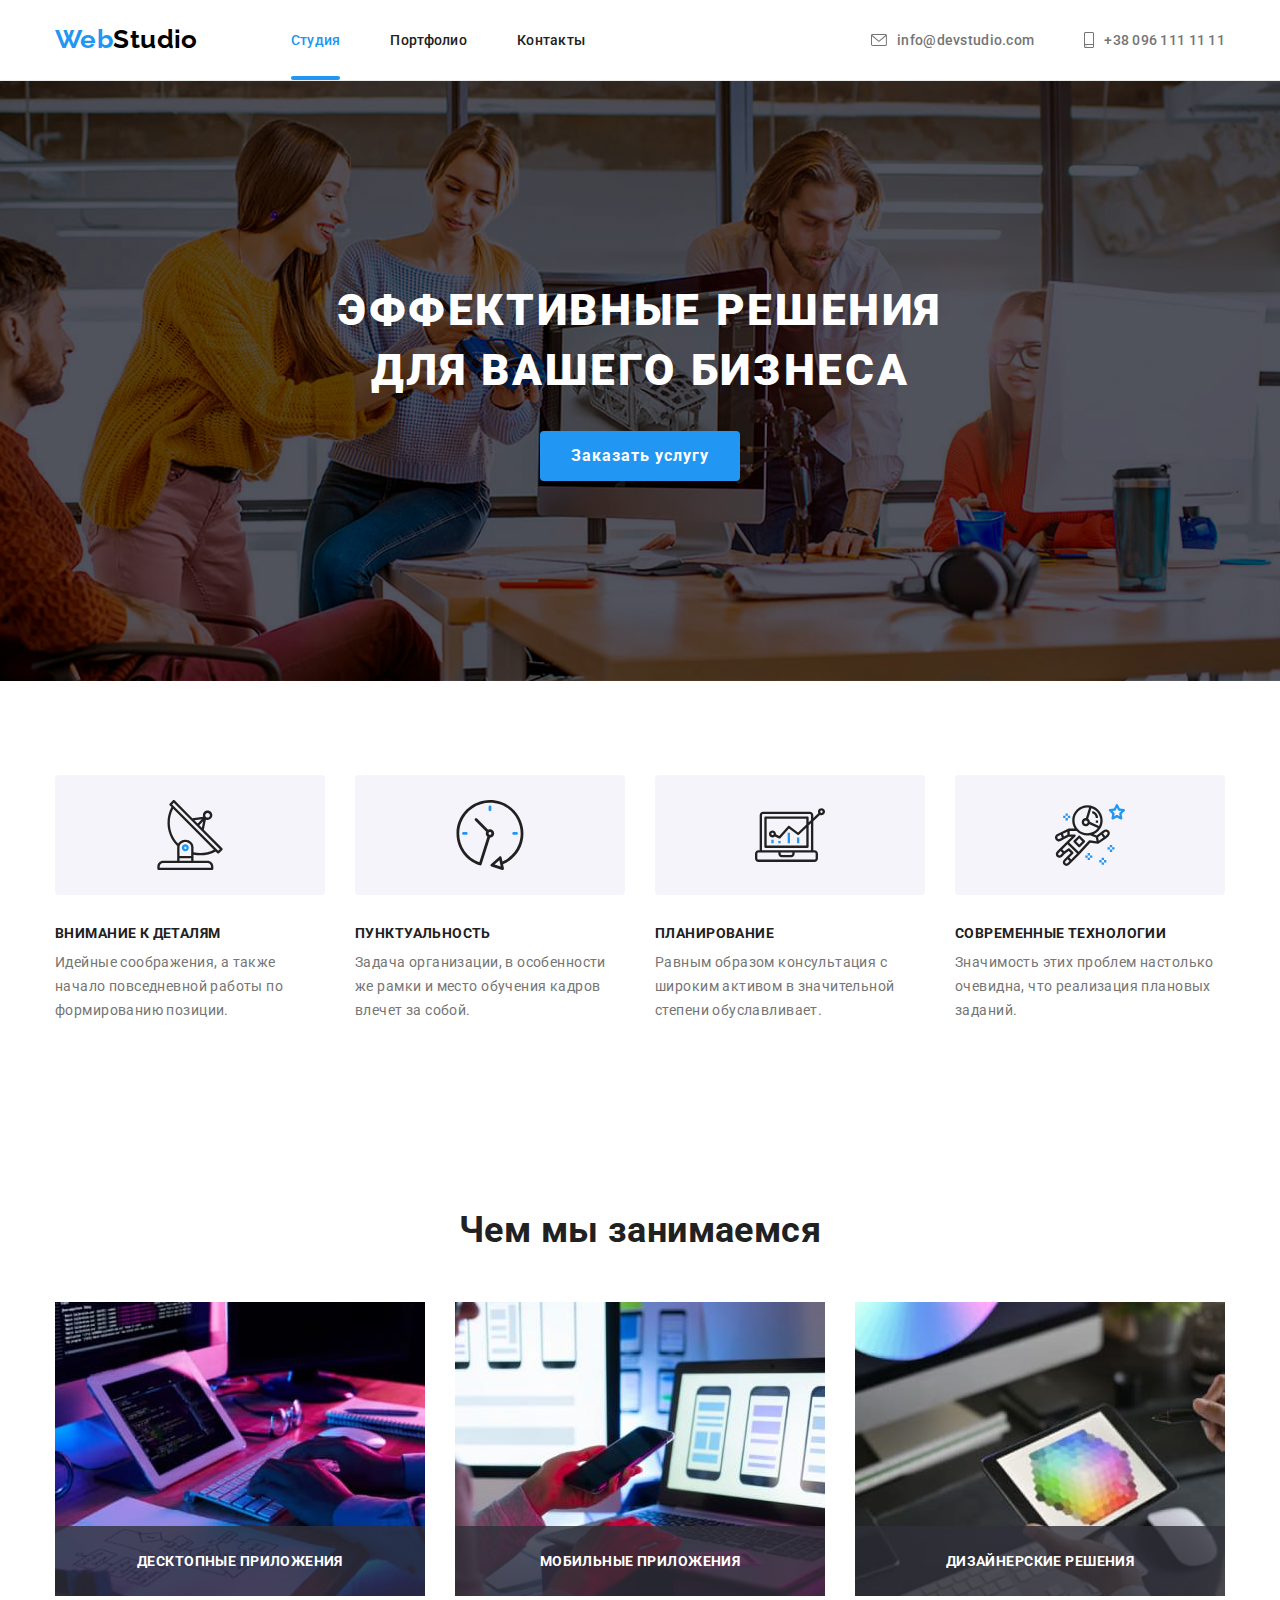
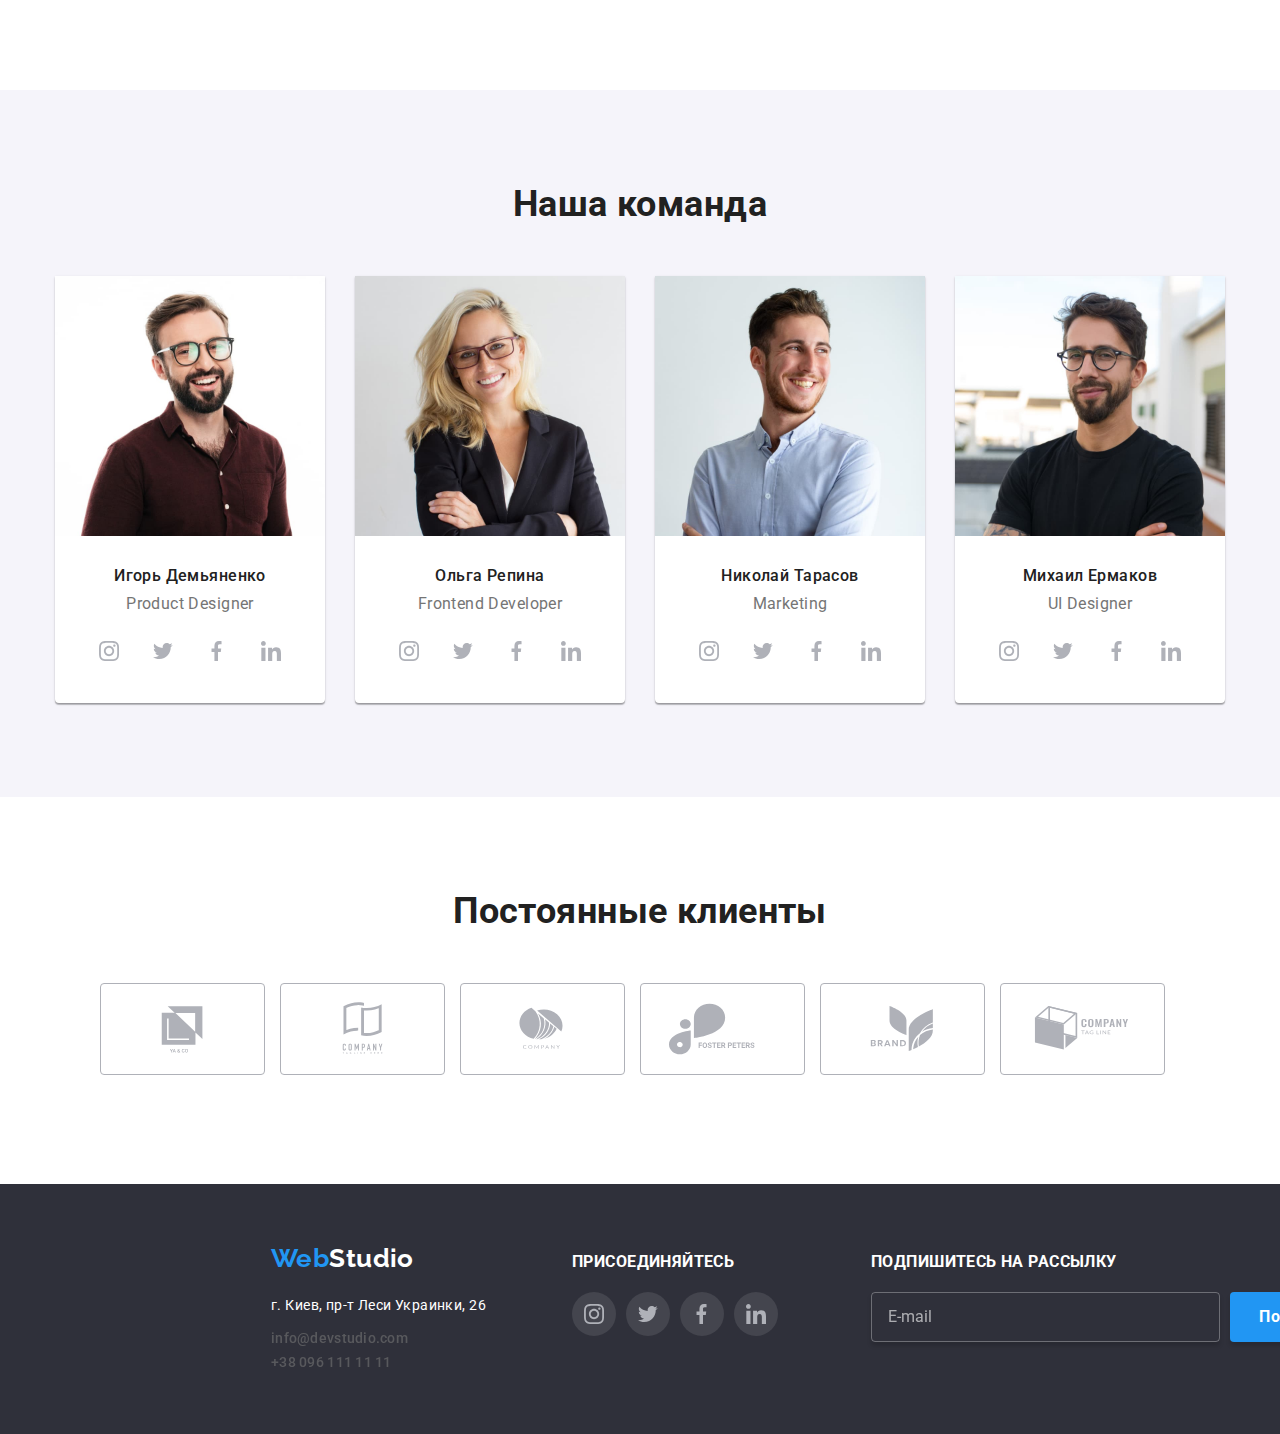
<file: index.html>
<!DOCTYPE html>
<html lang="ru">
<head>
    <meta charset="UTF-8">
    <meta http-equiv="X-UA-Compatible" content="IE=edge">
    <meta name="viewport" content="width=device-width, initial-scale=1.0">
    <title>Web Studio</title>
    <!-- Google Fonts -->
    <link 
    href="https://fonts.googleapis.com/css2?family=Raleway:wght@700&family=Roboto:wght@400;500;700;900&display=swap" 
    rel="stylesheet">
    <!--Modern normalize CSS-->
    <link 
    rel="stylesheet" 
    href="https://cdnjs.cloudflare.com/ajax/libs/modern-normalize/1.1.0/modern-normalize.min.css">
    <!-- My styles CSS -->
    <!-- Сompiled SCSS -->
    <link 
        rel="stylesheet" 
        href="./css/main.min.css">
    <!-- CSS -->
    <link 
    rel="stylesheet" 
    href="styles/style.css">
</head>
<body>

    <header class="header">
        <div class="container container__header">
            <a href="./index.html" class="logo">
                <span class="logo__accent-color">Web</span>Studio
            </a>
            <button 
            type="button" 
            class="mob-menu__btn"
            data-menu-button
            >
                    <svg 
                    class="mob-menu__icon"
                    aria-label="Переключатель мобильного меню">

                    <use 
                    class="icon-open" 
                    href="./images/icons.svg#icon-open-menu" 
                    width="40px" 
                    height="40px"></use>
                    <use 
                    class="icon-close" 
                    href="./images/icons.svg#icon-close-menu" 
                    width="40px" 
                    height="40px"></use>
                    </svg>
                </button>
            <div class="menu-container" data-menu>

                <nav class="navigation">
                    
                    <ul class="navigation-menu">
                        <li class="navigation-menu__item">
                            <a href="#" class="navigation-menu__link navigation-menu__link--active">
                            Студия
                            </a>
                        </li>
                        <li class="navigation-menu__item">
                            <a href="./portfolio.html" class="navigation-menu__link">
                            Портфолио
                            </a>
                        </li>
                        <li class="navigation-menu__item">
                            <a href="#" class="navigation-menu__link">
                            Контакты
                            </a>
                        </li>
                    </ul>
                </nav>

                <ul class="contacts-list contacts-list--reverse">
                    <li class="contacts-list__item ">
                        <a 
                        href="mailto:info@devstudio.com" 
                        class="contacts-link contacts-link--mob-size">
                            
                            <svg 
                            class="contacts-list__icon" 
                            width="16px" 
                            height="12px">
                                <use href="./images/icons.svg#icon-mailto"></use>
                            </svg>

                            info@devstudio.com
                        </a>
                    </li>
                    <li class="contacts-list__item">
                        <a 
                        href="tel:+380961111111" 
                        class="contacts-link contacts-link--mob-accent">
                            
                            <svg 
                            class="contacts-list__icon" 
                            width="10px" 
                            height="16px">
                                <use href="./images/icons.svg#icon-mobile"></use>
                            </svg>
                        
                            +38 096 111 11 11
                        </a>
                    </li>
                </ul>

            </div>
        </div>

    </header>

    <main>
        
        <section class="hero">
            <div class="container container__hero">
                
                <h1 class="hero__title">
                    Эффективные решения для вашего бизнеса
                </h1>
                
                <button type="button" class="btn hero__btn" data-modal-open>
                    Заказать услугу
                </button>
            </div>
            
        </section>
        
        <!-------- Pros section --------->

        <section class="section">
            <div class="container">

                <h2 class="section__title visually-hidden">
                    Приемущества студии
                </h2>

                <ul class="pros-list">
                    <li class="pros-list__item">
                        <div class="pros-list__icon-wrap">
                            <svg class="pros-list__icon">
                                <use href="./images/icons.svg#icon-antenna1"></use>
                            </svg>
                        </div>
                        <h3 class="pros-list__title">
                            Внимание к деталям
                        </h3>
                        <p class="pros-list__text">
                            Идейные соображения, а также начало повседневной работы по формированию позиции.
                        </p>
                    </li>
                    <li class="pros-list__item">
                        <div class="pros-list__icon-wrap">
                            <svg class="pros-list__icon">
                                <use href="./images/icons.svg#icon-clock2"></use>
                            </svg>
                        </div>
                        <h3 class="pros-list__title">
                            Пунктуальность
                        </h3>
                        <p class="pros-list__text">
                            Задача организации, в особенности же рамки и место обучения кадров влечет за собой.
                        </p>
                    </li>
                    <li class="pros-list__item">
                        <div class="pros-list__icon-wrap">
                            <svg class="pros-list__icon">
                                <use href="./images/icons.svg#icon-diagram3"></use>
                            </svg>
                        </div>
                        <h3 class="pros-list__title">
                            Планирование
                        </h3>
                        <p class="pros-list__text">
                            Равным образом консультация с широким активом в значительной степени обуславливает.
                        </p>
                    </li>
                    <li class="pros-list__item">
                        <div class="pros-list__icon-wrap">
                            <svg class="pros-list__icon">
                                <use href="./images/icons.svg#icon-astronaut4"></use>
                            </svg>
                        </div>
                        <h3 class="pros-list__title">
                            Современные технологии
                        </h3>
                        <p class="pros-list__text">
                            Значимость этих проблем настолько очевидна, что реализация плановых заданий.
                        </p>
                    </li>
                </ul>
            </div>
           
        </section>

        <!-------- What are we doing section -------->

      <section class="section section--nopadding-top"> 
            <div class="container">
                <h2 class="section__title">Чем мы занимаемся</h2>
                <ul class="skills">
                    <li class="skills__item">
                        <div class="skills__thumb">
                            <img 
                                src="./images/box1.jpg" 
                                alt="Десктопные приложения" 
                                width="370" 
                                class="skills__img"
                            >
                            <div class="skills__product-title-bg">
                                <h3 class="skills__product-title">Десктопные приложения</h3>
                            </div>
                        </div>
                        
                    </li>
                    <li class="skills__item">
                        <div class="skills__thumb">
                            <img 
                                src="./images/box2.jpg" 
                                alt="Мобильные приложения" 
                                width="370" 
                                class="skills__img"
                            >
                            <div class="skills__product-title-bg">
                                <h3 class="skills__product-title">Мобильные приложения</h3>
                            </div>
                        </div>
                        
                    </li>
                    <li class="skills__item">
                        <div class="skills__thumb">
                            <img 
                                src="./images/box3.jpg" 
                                alt="Дизайнерские решения" 
                                width="370" 
                                class="skills__img"
                            >
                            <div class="skills__product-title-bg">
                                <h3 class="skills__product-title">Дизайнерские решения</h3>
                            </div>
                        </div>
                        
                    </li>
                </ul>

            </div>
               
            
        </section>

        <!-------- Our team section -------->

        <section class="section section--gray-bg">
            <div class="container">
                <h2 class="section__title">Наша команда</h2>
                
                
                <ul class="team">
                    <li class="team__item">
                        <img 
                        src="./images/IgorDemyanenko.jpg" 
                        alt="Фото продуктового дизайнера Игоря Демьяненко" 
                        width="270"
                        >
                        <div class="team__wrap">
                            <h3 class="team__title">
                                Игорь Демьяненко
                            </h3>
                            <p class="team__text">
                                Product Designer
                            </p>
                            <ul class="social social--margin-16px">
                                <li class="social__item">
                                    <a href="#" class="social__link"> 
                                        <svg class="social__icon">
                                            <use href="./images/icons.svg#icon-instagram"></use>
                                        </svg>
                                    </a>
                                </li>
                                <li class="social__item">
                                    <a href="#" class="social__link">
                                        <svg class="social__icon">
                                            <use href="./images/icons.svg#icon-twitter"></use>
                                        </svg>
                                    </a>
                                </li>
                                <li class="social__item">
                                    <a href="#" class="social__link">
                                        <svg class="social__icon">
                                            <use href="./images/icons.svg#icon-facebook"></use>
                                        </svg>
                                    </a>
                                </li>
                                <li class="social__item">
                                    <a href="#" class="social__link">
                                        <svg class="social__icon">
                                            <use href="./images/icons.svg#icon-linkedin"></use>
                                        </svg>
                                    </a>
                                </li>
                            </ul>
                        </div>
                    </li>
                    <li class="team__item">
                        <img src="./images/OlgaRepina.jpg" alt="Фото фронтенд разработчика Ольги Репиной" width="270">
                        <div class="team__wrap">
                            <h3 class="team__title">
                                Ольга Репина
                            </h3>
                            <p class="team__text">
                                Frontend Developer
                            </p>
                            <ul class="social social--margin-16px">
                                <li class="social__item">
                                    <a href="#" class="social__link"> 
                                        <svg class="social__icon">
                                            <use href="./images/icons.svg#icon-instagram"></use>
                                        </svg>
                                    </a>
                                </li>
                                <li class="social__item">
                                    <a href="#" class="social__link">
                                        <svg class="social__icon">
                                            <use href="./images/icons.svg#icon-twitter"></use>
                                        </svg>
                                    </a>
                                </li>
                                <li class="social__item">
                                    <a href="#" class="social__link">
                                        <svg class="social__icon">
                                            <use href="./images/icons.svg#icon-facebook"></use>
                                        </svg>
                                    </a>
                                </li>
                                <li class="social__item">
                                    <a href="#" class="social__link">
                                        <svg class="social__icon">
                                            <use href="./images/icons.svg#icon-linkedin"></use>
                                        </svg>
                                    </a>
                                </li>
                            </ul>

                        </div>
                    </li>
                    <li class="team__item">
                        <img src="./images/NikolaiTarasov.jpg" alt="Фото маркетолога Николая Тарасова" width="270">
                        <div class="team__wrap">
                            <h3 class="team__title">
                                Николай Тарасов
                            </h3>
                            <p class="team__text">
                                Marketing
                            </p>
                            <ul class="social social--margin-16px">
                                <li class="social__item">
                                    <a href="#" class="social__link">
                                        <svg class="social__icon">
                                            <use href="./images/icons.svg#icon-instagram"></use>
                                        </svg>
                                    </a>
                                </li>
                                <li class="social__item">
                                    <a href="#" class="social__link">
                                        <svg class="social__icon">
                                            <use href="./images/icons.svg#icon-twitter"></use>
                                        </svg>
                                    </a>
                                </li>
                                <li class="social__item">
                                    <a href="#" class="social__link">
                                        <svg class="social__icon">
                                            <use href="./images/icons.svg#icon-facebook"></use>
                                        </svg>
                                    </a>
                                </li>
                                <li class="social__item">
                                    <a href="#" class="social__link">
                                        <svg class="social__icon">
                                            <use href="./images/icons.svg#icon-linkedin"></use>
                                        </svg>
                                    </a>
                                </li>
                            </ul>
                        </div>
                    </li>
                    <li class="team__item">
                        <img src="./images/MikhailErmak.jpg" alt="Фото дизайнера пользовательских интерфейсов Михаила Ермакова"
                            width="270">
                        <div class="team__wrap">
                            <h3 class="team__title">
                                Михаил Ермаков
                            </h3>
                            <p class="team__text">
                                UI Designer
                            </p>
                            <ul class="social social--margin-16px">
                                <li class="social__item">
                                    <a href="#" class="social__link">
                                        <svg class="social__icon">
                                            <use href="./images/icons.svg#icon-instagram"></use>
                                        </svg>
                                    </a>
                                </li>
                                <li class="social__item">
                                    <a href="#" class="social__link">
                                        <svg class="social__icon">
                                            <use href="./images/icons.svg#icon-twitter"></use>
                                        </svg>
                                    </a>
                                </li>
                                <li class="social__item">
                                    <a href="#" class="social__link">
                                        <svg class="social__icon">
                                            <use href="./images/icons.svg#icon-facebook"></use>
                                        </svg>
                                    </a>
                                </li>
                                <li class="social__item">
                                    <a href="#" class="social__link">
                                        <svg class="social__icon">
                                            <use href="./images/icons.svg#icon-linkedin"></use>
                                        </svg>
                                    </a>
                                </li>
                            </ul>
                        </div>  
                    </li>
                </ul>

            </div>
            
        </section>

        <!-------- Customers section --------->

        <section class="section">
            <div class="container">
                <h2 class="section__title">Постоянные клиенты</h2>
                <ul class="customers">
                    <li class="customers__item">
                        <a href="#" class="customers__link">
                                <svg class="customers__icon" width="106" height="60">
                                    <use href="./images/icons.svg#icon-client-1"></use>
                                </svg>
                        </a>
                    </li>
                    <li class="customers__item">
                        <a href="#" class="customers__link">
                                <svg class="customers__icon"  width="106" height="60">
                                    <use href="./images/icons.svg#icon-client-2"></use>
                                </svg>
                        </a>
                    </li>
                    <li class="customers__item">
                        <a href="#" class="customers__link">
                                <svg class="customers__icon"  width="106" height="60">
                                    <use href="./images/icons.svg#icon-client-3"></use>
                                </svg>
                        </a>
                    </li>
                    <li class="customers__item">
                        <a href="#" class="customers__link">
                                <svg class="customers__icon"  width="106" height="60">
                                    <use href="./images/icons.svg#icon-client-4"></use>
                                </svg>
                        </a>
                    </li>
                    <li class="customers__item">
                        <a href="#" class="customers__link">
                                <svg class="customers__icon"  width="106" height="60">
                                    <use href="./images/icons.svg#icon-client-5"></use>
                                </svg>
                        </a>
                    </li>
                    <li class="customers__item">
                        <a href="#" class="customers__link">
                                <svg class="customers__icon"  width="106" height="60">
                                    <use href="./images/icons.svg#icon-client-6"></use>
                                </svg>
                        </a>
                    </li>
                </ul>

            </div>

        </section>

        <!-------- Modal -------->
 
        <div class="backdrop is-hidden" data-modal>
            <div class="modal">
                <button type="button" class="modal__close-btn" data-modal-close>
                    <svg class="modal__icon-close" width="11" height="11">
                        <use href="./images/icons.svg#icon-close"></use>
                    </svg>
                </button>
                <h2 class="modal__title">Оставьте свои данные, мы вам перезвоним</h2>
                <form class="modal-form">
                   <div class="modal-form__field">
                        <label for="user-name" class="modal-form__label"> Имя</label>
                        <div class="modal-form__wrap">
                            <input 
                                type="name" 
                                class="modal-form__input" 
                                name="user-name" 
                                id="user-name"
                            >
                            <svg class="modal-form__input-icon" width="18px" height="18px">
                                <use href="./images/icons.svg#icon-person-black"></use>
                            </svg>
                        </div>
                        
                    </div>
                    <div class="modal-form__field">
                        <label for="tel" class="modal-form__label">Телефон</label>
                            <div class="modal-form__wrap">
                            <input 
                            type="tel" 
                            class="modal-form__input" 
                            name="mobile-tel"  
                            id="tel"
                            >
                            <svg class="modal-form__input-icon" width="18" height="18">
                                <use href="./images/icons.svg#icon-phone-black"></use>
                            </svg>
                            </div>
                    </div>
                    <div class="modal-form__field">
                        <label for="email" class="modal-form__label">Почта</label>
                        <div class="modal-form__wrap">
                            <input 
                            type="email" 
                            class="modal-form__input" 
                            name="email" 
                            id="email">
                            <svg class="modal-form__input-icon" width="18" height="18">
                                <use href="./images/icons.svg#icon-email-black"></use>
                            </svg>
                        </div>
                    </div>
                        <div class="modal-form__field">
                        <label for="feedback" class="modal-form__label">Комментарий</label>
                        <textarea 
                        type="text" 
                        class="modal-form__input modal-form__textarea" 
                        name="feedback" 
                        placeholder="Введите текст" 
                        id="feedback"
                        rows="5" 
                        ></textarea>
                    </div>
                        
                    <div class="modal-form__field">
                        <label class="modal-form__label--check-text">
                        <input 
                        type="checkbox"
                        class="modal-form__input-check visually-hidden"
                        name="policy"
                        value="policy"
                        id="input-check"
                        >
                        <span class="modal-form__icon-check-wrap">
                            <svg width="15px" height="15px" class="icon-check">
                                <use href="./images/icons.svg#icon-check" ></use>
                            </svg>
                        </span>
                        Соглашаюсь с рассылкой и принимаю 
                        <a href="#" class="modal-form__confirmation-link">Условия договора</a>
                        </label>
                    </div>
                        
                        <button type="submit" class="btn modal-form__btn-submit">Отправить</button>
                </form>
            </div>
        </div>
        
    </main>

    <!-------- Footer section -------->

    <footer class="footer">
        <div class="container container__footer">
            <div class="footer-address__wrap">

                <a href="./index.html" class="logo logo--footer-white">
                    <span class="logo__accent-color">Web</span>Studio
                </a>
                
                <address class="address">
                    г. Киев, пр-т Леси Украинки, 26
                
                   
                    <ul class="contacts-list contacts-list--footer">
                        <li class="contacts-list__item">
                            <a href="mailto:info@devstudio.com" class="contacts-link">
                                info@devstudio.com
                            </a>
                        </li>
                        <li class="contacts-list__item">
                            <a href="tel:+380961111111" class="contacts-link ">
                                +38 096 111 11 11
                            </a>
                        </li>
                    </ul>
                </address>
            </div>
            <div class="footer-social__wrap">
                <h3 class="footer-title">Присоединяйтесь</h3>
                <ul class="social social--margin-20px">
                    <li class="social__item social__item--darck">
                            <a href="#" class="social__link">
                                <svg class="social__icon">
                                    <use href="./images/icons.svg#icon-instagram"></use>
                                </svg>
                            </a>
                    </li>
                    <li class="social__item social__item--darck">
                            <a href="#" class="social__link">
                                <svg class="social__icon">
                                    <use href="./images/icons.svg#icon-twitter"></use>
                                </svg>
                            </a>
                    </li>
                    <li class="social__item social__item--darck">
                            <a href="#" class="social__link">
                                <svg class="social__icon">
                                    <use href="./images/icons.svg#icon-facebook"></use>
                                </svg>
                            </a>
                    </li>
                    <li class="social__item social__item--darck">
                            <a href="#" class="social__link">
                                <svg class="social__icon">
                                    <use href="./images/icons.svg#icon-linkedin"></use>
                                </svg>
                            </a>
                    </li>

                </ul>
            </div>

            <div class="footer-form__wrap">
                <h3 class="footer-title">Подпишитесь на рассылку</h3>
               <form class="footer-form">
                   <label>
                    <input 
                    type="text" 
                    name="mail" 
                    placeholder="E-mail" 
                    class="footer-mail-input footer-form__input"
                    >
                    </label>
                        <button type="submit" class="btn footer-form__btn">
                            Подписаться
                            <svg width="24px" height="24px" class="footer-form__icon-btn">
                                <use href="./images/icons.svg#icon-send"></use>
                            </svg>
                        </button>
                </form>
            </div>

        </div>
        
    </footer>

    <script src="./js/mob-menu.js"></script>
    <script src="./js/modal.js"></script>
</body>
</html>
</file>
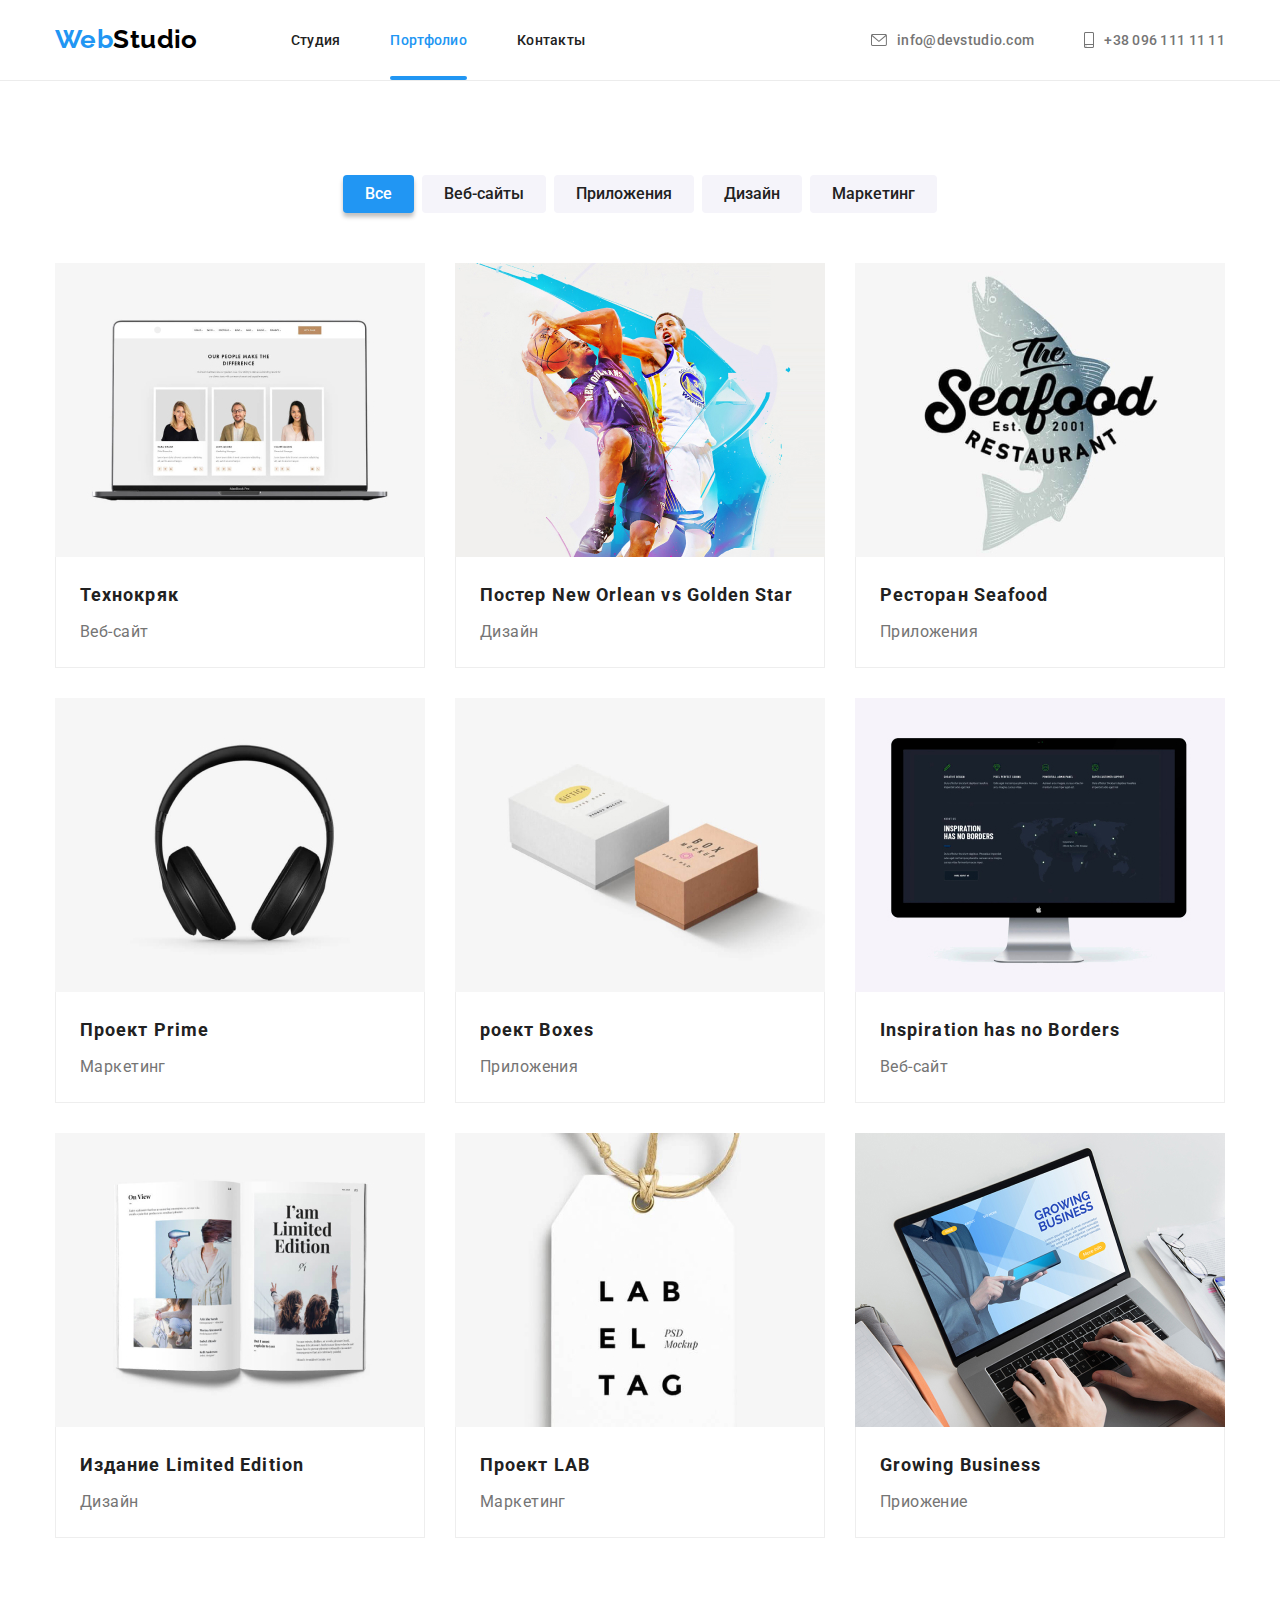
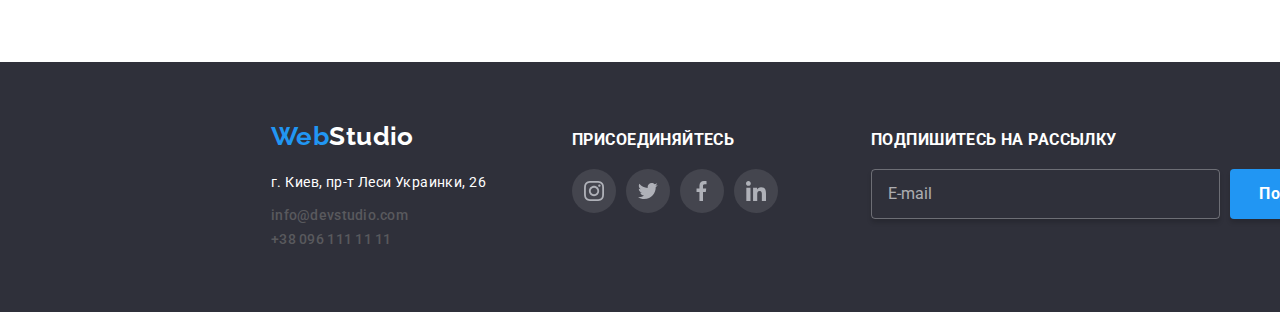
<file: portfolio.html>
<!DOCTYPE html>
<html lang="ru">

<head>
    <meta charset="UTF-8">
    <meta http-equiv="X-UA-Compatible" content="IE=edge">
    <meta name="viewport" content="width=device-width, initial-scale=1.0">
    <title>Web Studio Portfolio</title>
    <!-- Google Fonts -->
    <link
        href="https://fonts.googleapis.com/css2?family=Raleway:wght@700&family=Roboto:wght@400;500;700;900&display=swap"
        rel="stylesheet">
    <!--Modern normalize CSS-->
    <link 
    rel="stylesheet" 
    href="https://cdnjs.cloudflare.com/ajax/libs/modern-normalize/1.1.0/modern-normalize.min.css">
    <!-- My styles CSS -->
    <!-- Сompiled SCSS -->
    <link 
        rel="stylesheet" 
        href="./css/main.min.css">
    <!-- CSS -->
    <link 
    rel="stylesheet" 
    href="styles/style.css">

</head>

<body>

    <!-------- Header section at the top -------->
    <header class="header">
        <div class="container container__header">
            <a href="./index.html" class="logo">
                <span class="logo__accent-color">Web</span>Studio
            </a>
            <button 
            type="button" 
            class="mob-menu__btn"
            data-menu-button
            >
                    <svg 
                    class="mob-menu__icon"
                    aria-label="Переключатель мобильного меню">

                    <use 
                    class="icon-open" 
                    href="./images/icons.svg#icon-open-menu" 
                    width="40px" 
                    height="40px"></use>
                    <use 
                    class="icon-close" 
                    href="./images/icons.svg#icon-close-menu" 
                    width="40px" 
                    height="40px"></use>
                    </svg>
                </button>
            <div class="menu-container" data-menu>

                <nav class="navigation">
                

                    
                    <ul class="navigation-menu">
                        <li class="navigation-menu__item">
                            <a href="./index.html" class="navigation-menu__link">
                            Студия
                            </a>
                        </li>
                        <li class="navigation-menu__item">
                            <a href="./portfolio.html" class="navigation-menu__link navigation-menu__link--active">
                            Портфолио
                            </a>
                        </li>
                        <li class="navigation-menu__item">
                            <a href="#" class="navigation-menu__link">
                            Контакты
                            </a>
                        </li>
                    </ul>
                </nav>

                <ul class="contacts-list">
                    <li class="contacts-list__item">
                        <a href="mailto:info@devstudio.com" class="contacts-link">
                            
                                <svg class="contacts-list__icon" width="16px" height="12px">
                                    <use href="./images/icons.svg#icon-mailto"></use>
                                </svg>

                            info@devstudio.com
                        </a>
                    </li>
                    <li class="contacts-list__item">
                        <a href="tel:+380961111111" class="contacts-link">
                            
                                <svg class="contacts-list__icon" width="10px" height="16px">
                                    <use href="./images/icons.svg#icon-mobile"></use>
                                </svg>
                        
                            +38 096 111 11 11
                        </a>
                    </li>
                </ul>

            </div>
        </div>

    </header>

    <!-------- Main content section -------->
    <main>
        <section class="portfolio-section">
            <div class="container">

                <!-- Семантический заголовок. Скрытый -->
                <h1 class=" visually-hidden">Projects porfolio</h1>
                <!--------  Portfolio filter menu buttons -------->
                <ul class="filter-menu">
                    <li class="filter-menu__item">
                        <button type="button" class="filter-menu__btn filter-menu__btn--active">Все</button>
                    </li>
                    <li class="filter-menu__item">
                        <button type="button" class="filter-menu__btn">Веб-сайты</button>
                
                    </li>
                    <li class="filter-menu__item">
                        <button type="button" class="filter-menu__btn">Приложения</button>
                
                    </li>
                    <li class="filter-menu__item">
                        <button type="button" class="filter-menu__btn">Дизайн</button>
                
                    </li>
                    <li class="filter-menu__item">
                        <button type="button" class="filter-menu__btn">Маркетинг</button>
                
                    </li>
                </ul>
                <!--------  Portfolio content -------->
                <ul class="portfolio-content">
                    <li class="portfolio-content__item">
                        <a href="" class="portfolio-content__link">
                            <div class="portfolio-content__thumb overflow-is-hdidden">
                                    
                                <img 
                                src="./images/portfolio-img/tehno-krak.jpg" alt="Технокряк" width="370px" class="img">
                            
                                <div class="portfolio-content__overlay">
                                    <p class="portfolio-content__overlay-text">
                                        Ресурс предлагает комплексные предложения с разным уровнем функционала и сервисов. Все это позволит посетителю получить
                                    исчерпывающие сведения о компании или частном лице.
                                    </p>
                                </div>
                            </div>
                            <div class="portfolio-content__wrap">
                                <h2 class="portfolio-content__title">
                                    Технокряк
                                </h2>
                                <p class="portfolio-content__text">
                                    Веб-сайт
                                </p>
                            </div>
                        </a>
                    </li>
                    <li class="portfolio-content__item">
                        <a href="#" class="portfolio-content__link">
                            <div class="portfolio-content__thumb overflow-is-hdidden">
                                
                                <img src="./images/portfolio-img/newOrleanVsGoldenStar.jpg" alt="Постер New Orlean vs Golden Star" width="370px"
                                    class="img">

                                <div class="portfolio-content__overlay">
                                    <p class="portfolio-content__overlay-text">
                                        Ресурс предлагает комплексные предложения с разным уровнем функционала и сервисов. Все это позволит посетителю
                                        получить
                                        исчерпывающие сведения о компании или частном лице.
                                    </p>
                                </div>
                            </div>
                            
                            <div class="portfolio-content__wrap">
                                <h2 class="portfolio-content__title">
                                    Постер New Orlean vs Golden Star
                                </h2>
                                <p class="portfolio-content__text">
                                    Дизайн
                                </p>
                            </div>
                        </a>
                    </li>
                    <li class="portfolio-content__item">
                        <a href="#" class="portfolio-content__link">
                            <div class="portfolio-content__thumb overflow-is-hdidden">
                                
                                <img src="./images/portfolio-img/restaurantSeafood.jpg" alt="Ресторан Seafood" width="370px" class="img">

                                <div class="portfolio-content__overlay">
                                    <p class="portfolio-content__overlay-text">
                                        Ресурс предлагает комплексные предложения с разным уровнем функционала и сервисов. Все это позволит посетителю
                                        получить
                                        исчерпывающие сведения о компании или частном лице.
                                    </p>
                                </div>

                            </div>
                            
                            <div class="portfolio-content__wrap">
                                <h2 class="portfolio-content__title">
                                    Ресторан Seafood
                                </h2>
                                <p class="portfolio-content__text">
                                    Приложения
                                </p>
                            </div>
                        </a>
                    </li>
                    <li class="portfolio-content__item">
                        <a href="#" class="portfolio-content__link">
                            <div class="portfolio-content__thumb overflow-is-hdidden">
                                
                                <img src="./images/portfolio-img/primeProject.jpg" alt="Проект Prime" width="370px" class="img">

                                <div class="portfolio-content__overlay">
                                    <p class="portfolio-content__overlay-text">
                                        Ресурс предлагает комплексные предложения с разным уровнем функционала и сервисов. Все это позволит посетителю
                                        получить
                                        исчерпывающие сведения о компании или частном лице.
                                    </p>
                                </div>
                            </div>
                            
                            <div class="portfolio-content__wrap">
                                <h2 class="portfolio-content__title">
                                    Проект Prime
                                </h2>
                                <p class="portfolio-content__text">
                                    Маркетинг
                                </p>
                            </div>
                        </a>
                    </li>
                    <li class="portfolio-content__item">
                        <a href="#" class="portfolio-content__link">
                            <div class="portfolio-content__thumb overflow-is-hdidden">
                                
                                <img src="./images/portfolio-img/boxesPjoject.jpg" alt="Проект Prime" width="370px" class="img">

                                <div class="portfolio-content__overlay">
                                    <p class="portfolio-content__overlay-text">
                                        Ресурс предлагает комплексные предложения с разным уровнем функционала и сервисов. Все это позволит посетителю
                                        получить
                                        исчерпывающие сведения о компании или частном лице.
                                    </p>
                                </div>
                            </div>
                            
                            <div class="portfolio-content__wrap">
                                <h2 class="portfolio-content__title">
                                    роект Boxes
                                </h2>
                                <p class="portfolio-content__text">
                                    Приложения
                                </p>
                            </div>
                        </a>
                    </li>
                    <li class="portfolio-content__item">
                        <a href="#" class="portfolio-content__link">
                            <div class="portfolio-content__thumb overflow-is-hdidden">
                                <img src="./images/portfolio-img/inspirationHasNoBorders.jpg" alt="Inspiration has no Borders" width="370px"
                                    class="img">
                                
                                <div class="portfolio-content__overlay">
                                    <p class="portfolio-content__overlay-text">
                                        Ресурс предлагает комплексные предложения с разным уровнем функционала и сервисов. Все это позволит посетителю
                                        получить
                                        исчерпывающие сведения о компании или частном лице.
                                    </p>
                                </div>
                            </div>
                            
                            <div class="portfolio-content__wrap">
                                <h2 class="portfolio-content__title">
                                    Inspiration has no Borders
                                </h2>
                                <p class="portfolio-content__text">
                                    Веб-сайт
                                </p>
                            </div>
                        </a>
                    </li>
                    <li class="portfolio-content__item">
                        <a href="#" class="portfolio-content__link">
                            <div class="portfolio-content__thumb overflow-is-hdidden">
                                
                                <img src="./images/portfolio-img/limitedEdition.jpg" alt="Издание Limited Edition" width="370px" class="img">

                                <div class="portfolio-content__overlay">
                                    <p class="portfolio-content__overlay-text">
                                        Ресурс предлагает комплексные предложения с разным уровнем функционала и сервисов. Все это позволит посетителю
                                        получить
                                        исчерпывающие сведения о компании или частном лице.
                                    </p>
                                </div>
                            </div>
                            
                            <div class="portfolio-content__wrap">
                                <h2 class="portfolio-content__title">
                                    Издание Limited Edition
                                </h2>
                                <p class="portfolio-content__text">
                                    Дизайн
                                </p>
                            </div>
                        </a>
                    </li>
                    <li class="portfolio-content__item">
                        <a href="" class="portfolio-content__link">
                            <div class="portfolio-content__thumb overflow-is-hdidden">
                                
                                <img src="./images/portfolio-img/LABproject.jpg" alt="Проект LABn" width="370px" class="img">

                                <div class="portfolio-content__overlay">
                                    <p class="portfolio-content__overlay-text">
                                        Ресурс предлагает комплексные предложения с разным уровнем функционала и сервисов. Все это позволит посетителю
                                        получить
                                        исчерпывающие сведения о компании или частном лице.
                                    </p>
                                </div>
                            </div>
                            
                            <div class="portfolio-content__wrap">
                                <h2 class="portfolio-content__title">
                                    Проект LAB
                                </h2>
                                <p class="portfolio-content__text">
                                    Маркетинг
                                </p>
                            </div>
                        </a>
                    </li>
                    <li class="portfolio-content__item">
                        <a href="" class="portfolio-content__link">
                            <div class="portfolio-content__thumb overflow-is-hdidden">
                                <img src="./images/portfolio-img/GrowingBusiness.jpg" alt="Growing Busines" width="370px" class="img">

                                <div class="portfolio-content__overlay">
                                    <p class="portfolio-content__overlay-text">
                                        Ресурс предлагает комплексные предложения с разным уровнем функционала и сервисов. Все это позволит посетителю
                                        получить
                                        исчерпывающие сведения о компании или частном лице.
                                    </p>
                                </div>
                            </div>
                            
                            <div class="portfolio-content__wrap">
                                <h2 class="portfolio-content__title">
                                    Growing Business
                                </h2>
                                <p class="portfolio-content__text">
                                    Приожение
                                </p>
                            </div>
                        </a>
                    </li>
                </ul>
            </div>
            
        </section>
    </main>

    <!-------- Footer section -------->
    <footer class="footer">
        <div class="container container__footer">
            <div class="footer-address__wrap">
                <!-- Logo -->
                <a href="./index.html" class="logo logo--footer-white">
                    <span class="logo__accent-color">Web</span>Studio
                </a>
    
                <!-------- The address -------->
                <address class="address">
                    г. Киев, пр-т Леси Украинки, 26
    
                    <!-------- Сontact  -------->
                    <ul class="contacts-list contacts-list--footer">
                        <li class="contacts-list__item">
                            <a href="mailto:info@devstudio.com" class="contacts-link">
                                info@devstudio.com
                            </a>
                        </li>
                        <li class="contacts-list__item">
                            <a href="tel:+380961111111" class="contacts-link">
                                +38 096 111 11 11
                            </a>
                        </li>
                    </ul>
                </address>
            </div>
            <div class="footer-social__wrap">
                <h3 class="footer-title">Присоединяйтесь</h3>
                <ul class="social social--margin-20px">
                    <li class="social__item social__item--darck">
                            <a href="#" class="social__link">
                                <svg class="social__icon">
                                    <use href="./images/icons.svg#icon-instagram"></use>
                                </svg>
                            </a>
                    </li>
                    <li class="social__item social__item--darck">
                            <a href="#" class="social__link">
                                <svg class="social__icon">
                                    <use href="./images/icons.svg#icon-twitter"></use>
                                </svg>
                            </a>
                    </li>
                    <li class="social__item social__item--darck">
                            <a href="#" class="social__link">
                                <svg class="social__icon">
                                    <use href="./images/icons.svg#icon-facebook"></use>
                                </svg>
                            </a>
                    </li>
                    <li class="social__item social__item--darck">
                            <a href="#" class="social__link">
                                <svg class="social__icon">
                                    <use href="./images/icons.svg#icon-linkedin"></use>
                                </svg>
                            </a>
                    </li>
    
                </ul>
            </div>

            <div class="footer-form__wrap">
                <h3 class="footer-title">Подпишитесь на рассылку</h3>
                <form class="footer-form">
                    <label>
                        <input 
                        type="text" 
                        name="mail" 
                        placeholder="E-mail" 
                        class="footer-form__input"
                        >
                    </label>
                    <button type="submit" class="btn footer-form__btn">
                        Подписаться
                        <svg width="24px" height="24px" class="footer-form__icon-btn">
                            <use href="./images/icons.svg#icon-send"></use>
                        </svg>
                    </button>
                </form>
            </div>
        </div>
    
    </footer>
    
    <script src="./js/mob-menu.js"></script>
</body>

</html>
</file>
<file: styles/style.css>

</file>
<file: css/main.min.css>
:root{--primary-text-color: #757575;--logo-black: #000000;--title-text-color: #212121;--accent-color: #2196f3;--btn-hover-color: #188ce8;--primary-white-color: #ffffff;--gray-bg-color: #2f303a;--btn-bg-color: #f5f4fa;--border-bottom-color: #ececec;--border-color: #eeeeee;--default-social-icon-color: #afb1b8;--img-description-bg-color: rgba(47, 48, 58, 0.8);--footer-icons-bg: #44454e;--overlay-portfolio-bg-cards-color: rgba(33, 150, 243, 0.9);--backdrop-bg-color: rgba(0, 0, 0, 0.2)}html{-webkit-box-sizing:border-box;box-sizing:border-box}*,*::before,*::after{-webkit-box-sizing:inherit;box-sizing:inherit}body{font-family:"Roboto", sans-serif;font-style:normal;font-size:14px;letter-spacing:0.03em;line-height:1.142;color:var(--primary-text-color);background-color:var(--primary-white-color);margin:0;padding:0}h1,h2,h3,p{margin:0;padding:0}img{display:block;width:100%}ul{list-style:none;margin:0;padding:0}.visually-hidden{position:absolute;white-space:nowrap;width:1px;height:1px;overflow:hidden;border:0;padding:0;clip:rect(0 0 0 0);-webkit-clip-path:inset(50%);clip-path:inset(50%);margin:-1px}.container{padding-right:15px;padding-left:15px;margin-right:auto;margin-left:auto}@media screen and (min-width: 480px){.container{max-width:480px}}@media screen and (min-width: 768px){.container{max-width:768px}}@media screen and (min-width: 1200px){.container{max-width:1200px}}.container__hero{padding:0}.logo{display:block;font-family:"Raleway", sans-serif;font-weight:700;font-size:26px;text-decoration:none;color:var(--logo-black)}.logo__accent-color{-webkit-transition-property:color;transition-property:color;-webkit-transition-duration:250ms;transition-duration:250ms;-webkit-transition-timing-function:cubic-bezier(0.4, 0, 0.2, 1);transition-timing-function:cubic-bezier(0.4, 0, 0.2, 1);color:var(--accent-color)}.logo--footer-white{display:inline-block;margin-bottom:20px;padding:0;color:var(--primary-white-color)}.btn{-webkit-box-sizing:border-box;box-sizing:border-box;margin-top:30px;min-width:200px;height:50px;font-family:Roboto, sans-serif;font-style:normal;color:var(--primary-white-color);background-color:var(--accent-color);font-weight:700;font-size:16px;line-height:1.87;letter-spacing:0.06em;text-align:center;-webkit-transition-property:color;transition-property:color;-webkit-transition-duration:250ms;transition-duration:250ms;-webkit-transition-timing-function:cubic-bezier(0.4, 0, 0.2, 1);transition-timing-function:cubic-bezier(0.4, 0, 0.2, 1);border:none;-webkit-box-shadow:0px 4px 4px rgba(0,0,0,0.15);box-shadow:0px 4px 4px rgba(0,0,0,0.15);border-radius:4px}.btn:hover{background-color:var(--btn-hover-color);cursor:pointer;-webkit-transition-property:background-color;transition-property:background-color;-webkit-transition-duration:250ms;transition-duration:250ms;-webkit-transition-timing-function:cubic-bezier(0.4, 0, 0.2, 1);transition-timing-function:cubic-bezier(0.4, 0, 0.2, 1)}.social{display:-webkit-box;display:-ms-flexbox;display:flex;-webkit-box-pack:center;-ms-flex-pack:center;justify-content:center}.social--margin-16px{margin-top:16px}.social--margin-20px{margin-top:20px}@media screen and (max-width: 1200px){.social--margin-20px{margin-bottom:60px}}.social__link{display:-webkit-box;display:-ms-flexbox;display:flex;-webkit-box-align:center;-ms-flex-align:center;align-items:center;-webkit-box-pack:center;-ms-flex-pack:center;justify-content:center;height:44px;width:44px;-webkit-transition-property:fill;transition-property:fill;-webkit-transition-duration:250ms;transition-duration:250ms;-webkit-transition-timing-function:cubic-bezier(0.4, 0, 0.2, 1);transition-timing-function:cubic-bezier(0.4, 0, 0.2, 1)}.social__item{display:-webkit-box;display:-ms-flexbox;display:flex;-webkit-box-align:center;-ms-flex-align:center;align-items:center;-webkit-box-pack:center;-ms-flex-pack:center;justify-content:center;border-radius:50%;height:44px;width:44px;-webkit-transition-property:background-color;transition-property:background-color;-webkit-transition-duration:250ms;transition-duration:250ms;-webkit-transition-timing-function:cubic-bezier(0.4, 0, 0.2, 1);transition-timing-function:cubic-bezier(0.4, 0, 0.2, 1)}.social__item:not(:last-child){margin-right:10px}.social__item--darck{background-color:var(--footer-icons-bg)}.social__item:hover,.social__item:focus{background-color:var(--accent-color)}.social__item:hover .social__icon,.social__item:focus .social__icon{fill:var(--primary-white-color)}.social__icon{font:inherit;width:20px;height:20px;fill:var(--default-social-icon-color);-webkit-transition-property:fill;transition-property:fill;-webkit-transition-duration:250ms;transition-duration:250ms;-webkit-transition-timing-function:cubic-bezier(0.4, 0, 0.2, 1);transition-timing-function:cubic-bezier(0.4, 0, 0.2, 1)}.section{padding-top:60px;padding-bottom:60px}.section--nopadding-top{display:none;padding-top:0}.section--gray-bg{background-color:var(--btn-bg-color)}@media screen and (min-width: 1200px){.section{padding-top:94px;padding-bottom:94px}}.section__title{margin-bottom:50px;font-weight:700;font-size:36px;line-height:1.16;text-align:center;color:var(--title-text-color)}@media screen and (max-width: 768px){.section__title{font-size:28px;margin-bottom:30px}}@media screen and (min-width: 1200px){.section--nopadding-top{display:block}}.header{position:relative;border-bottom:1px solid var(--border-bottom-color)}.container__header{display:-webkit-box;display:-ms-flexbox;display:flex;-webkit-box-align:center;-ms-flex-align:center;align-items:center}@media screen and (max-width: 767px){.container__header{padding:10px 15px}}.menu-container{background-color:var(--primary-white-color)}.menu-container.is-open{display:block}@media screen and (max-width: 767px){.menu-container{display:none;position:absolute;padding:48px 40px;top:100%;left:0;width:100%;height:100vh;background-color:var(--primary-white-color)}}@media screen and (min-width: 768px){.menu-container{display:-webkit-box;display:-ms-flexbox;display:flex;width:100%;-webkit-box-pack:justify;-ms-flex-pack:justify;justify-content:space-between}}.mob-menu__btn{background-color:transparent;-webkit-box-sizing:border-box;box-sizing:border-box;padding:0;margin:0;max-width:40px;max-height:40px;-webkit-transition-property:color;transition-property:color;-webkit-transition-duration:250ms;transition-duration:250ms;-webkit-transition-timing-function:cubic-bezier(0.4, 0, 0.2, 1);transition-timing-function:cubic-bezier(0.4, 0, 0.2, 1);border:none;margin-left:auto}@media screen and (min-width: 768px){.mob-menu__btn{display:none}}.mob-menu__btn .icon-close{display:none}.mob-menu__btn.is-open .icon-close{display:block}.mob-menu__btn.is-open .icon-open{display:none}.mob-menu__icon{width:40px;height:40px}.mob-menu__icon:hover,.mob-menu__icon:focus{fill:var(--accent-color)}.navigation{display:-webkit-box;display:-ms-flexbox;display:flex;-webkit-box-align:center;-ms-flex-align:center;align-items:center}.navigation-menu,.contacts-list{display:-webkit-box;display:-ms-flexbox;display:flex;-webkit-box-align:center;-ms-flex-align:center;align-items:center;margin-left:93px;letter-spacing:0.02em;font-weight:500}@media screen and (max-width: 767px){.navigation-menu{display:block;margin-left:0}}.contacts-list{margin-left:auto}.contacts-list__item:not(:last-child){margin-right:0;margin-bottom:10px}@media screen and (min-width: 1200px){.contacts-list__item:not(:last-child){margin-right:50px;margin-bottom:0}}.contacts-list__icon{margin-right:10px}@media screen and (max-width: 767px){.contacts-list__icon{display:none}}@media screen and (max-width: 767px){.contacts-list{width:-webkit-fit-content;width:-moz-fit-content;width:fit-content;-webkit-box-orient:vertical;-webkit-box-direction:normal;-ms-flex-direction:column;flex-direction:column;margin:0;-webkit-box-align:baseline;-ms-flex-align:baseline;align-items:baseline}}@media screen and (min-width: 768px){.contacts-list{-webkit-box-orient:vertical;-webkit-box-direction:normal;-ms-flex-direction:column;flex-direction:column;-webkit-box-pack:center;-ms-flex-pack:center;justify-content:center;-webkit-box-align:baseline;-ms-flex-align:baseline;align-items:baseline}}@media screen and (min-width: 1200px){.contacts-list{-webkit-box-orient:horizontal;-webkit-box-direction:normal;-ms-flex-direction:row;flex-direction:row;-webkit-box-align:center;-ms-flex-align:center;align-items:center}}@media screen and (max-width: 767px){.contacts-list--reverse{-webkit-box-orient:vertical;-webkit-box-direction:reverse;-ms-flex-direction:column-reverse;flex-direction:column-reverse}}@media screen and (max-width: 767px){.contacts-link--mob-size{font-size:24px;line-height:1.17;letter-spacing:0.02em}}@media screen and (max-width: 767px){.contacts-link--mob-accent{font-size:34px;line-height:1.18;letter-spacing:0.02em;color:var(--accent-color)}}.navigation-menu__link{display:-webkit-box;display:-ms-flexbox;display:flex;-webkit-box-align:center;-ms-flex-align:center;align-items:center;color:var(--primary-text-color);text-decoration:none;-webkit-transition-property:color;transition-property:color;-webkit-transition-duration:250ms;transition-duration:250ms;-webkit-transition-timing-function:cubic-bezier(0.4, 0, 0.2, 1);transition-timing-function:cubic-bezier(0.4, 0, 0.2, 1)}@media screen and (max-width: 767px){.navigation-menu__link{font-size:40px;line-height:1.175}}.navigation-menu__link:hover,.navigation-menu__link:focus{color:var(--accent-color)}.contacts-link{display:-webkit-box;display:-ms-flexbox;display:flex;-webkit-box-align:center;-ms-flex-align:center;align-items:center;color:var(--primary-text-color);fill:var(--primary-text-color);text-decoration:none;-webkit-transition-property:color, fill;transition-property:color, fill;-webkit-transition-duration:250ms;transition-duration:250ms;-webkit-transition-timing-function:cubic-bezier(0.4, 0, 0.2, 1);transition-timing-function:cubic-bezier(0.4, 0, 0.2, 1)}.contacts-link:hover,.contacts-link:focus{color:var(--accent-color);fill:var(--accent-color)}.navigation-menu__item{position:relative}.navigation-menu__item:not(:last-child){margin-right:50px}@media screen and (max-width: 767px){.navigation-menu__item:not(:last-child){margin-right:0;margin-bottom:32px}}@media screen and (max-width: 767px){.navigation-menu__item{padding:0;margin:0}}.navigation-menu__link{color:var(--title-text-color);display:block;padding-top:32px;padding-bottom:32px;-webkit-transition-property:color;transition-property:color;-webkit-transition-duration:250ms;transition-duration:250ms;-webkit-transition-timing-function:cubic-bezier(0.4, 0, 0.2, 1);transition-timing-function:cubic-bezier(0.4, 0, 0.2, 1)}@media screen and (max-width: 767px){.navigation-menu__link{padding-top:0;padding-bottom:0}}.navigation-menu__link--active{color:var(--accent-color)}@media screen and (min-width: 768px){.navigation-menu__link--active::after{content:"";position:absolute;left:0;bottom:0;width:100%;height:4px;background-color:var(--accent-color);border-radius:2px}}.hero{height:-webkit-fit-content;height:-moz-fit-content;height:fit-content;text-align:center;padding-top:118px;padding-bottom:118px;margin-left:auto;margin-right:auto;background-color:var(--gray-bg-color);background-image:-webkit-gradient(linear, left top, right top, from(rgba(0,0,0,0.4)), to(rgba(0,0,0,0.4))),url(../../images/hero-bg-img/Hero-img-mob-1x.jpg);background-image:linear-gradient(to right, rgba(0,0,0,0.4), rgba(0,0,0,0.4)),url(../../images/hero-bg-img/Hero-img-mob-1x.jpg);background-position:center;background-repeat:no-repeat;background-size:cover}@media (min-device-pixel-ratio: 2), (-webkit-min-device-pixel-ratio: 2), (min-resolution: 192dpi), (min-resolution: 2dppx){.hero{background-image:-webkit-gradient(linear, left top, right top, from(rgba(0,0,0,0.4)), to(rgba(0,0,0,0.4))),url(../../images/hero-bg-img/Hero-img-mob-2x.jpg);background-image:linear-gradient(to right, rgba(0,0,0,0.4), rgba(0,0,0,0.4)),url(../../images/hero-bg-img/Hero-img-mob-2x.jpg)}}@media screen and (min-width: 768px){.hero{background-image:-webkit-gradient(linear, left top, right top, from(rgba(0,0,0,0.4)), to(rgba(0,0,0,0.4))),url(../../images/hero-bg-img/Hero-img-tab-1x.jpg);background-image:linear-gradient(to right, rgba(0,0,0,0.4), rgba(0,0,0,0.4)),url(../../images/hero-bg-img/Hero-img-tab-1x.jpg)}}@media screen and (min-width: 768px) and (min-device-pixel-ratio: 2), screen and (min-width: 768px) and (-webkit-min-device-pixel-ratio: 2), screen and (min-width: 768px) and (min-resolution: 192dpi), screen and (min-width: 768px) and (min-resolution: 2dppx){.hero{background-image:-webkit-gradient(linear, left top, right top, from(rgba(0,0,0,0.4)), to(rgba(0,0,0,0.4))),url(../../images/hero-bg-img/Hero-img-tab-2x.jpg);background-image:linear-gradient(to right, rgba(0,0,0,0.4), rgba(0,0,0,0.4)),url(../../images/hero-bg-img/Hero-img-tab-2x.jpg)}}@media screen and (min-width: 1200px){.hero{max-width:1600px;padding-top:200px;padding-bottom:200px;background-image:-webkit-gradient(linear, left top, right top, from(rgba(0,0,0,0.4)), to(rgba(0,0,0,0.4))),url(../../images/hero-bg-img/Hero-img-desktop-1x.jpg);background-image:linear-gradient(to right, rgba(0,0,0,0.4), rgba(0,0,0,0.4)),url(../../images/hero-bg-img/Hero-img-desktop-1x.jpg)}}@media screen and (min-width: 1200px) and (min-device-pixel-ratio: 2), screen and (min-width: 1200px) and (-webkit-min-device-pixel-ratio: 2), screen and (min-width: 1200px) and (min-resolution: 192dpi), screen and (min-width: 1200px) and (min-resolution: 2dppx){.hero{background-image:-webkit-gradient(linear, left top, right top, from(rgba(0,0,0,0.4)), to(rgba(0,0,0,0.4))),url(../../images/hero-bg-img/Hero-img-desktop-2x.jpg);background-image:linear-gradient(to right, rgba(0,0,0,0.4), rgba(0,0,0,0.4)),url(../../images/hero-bg-img/Hero-img-desktop-2x.jpg)}}.hero__title{font-weight:900;font-size:26px;line-height:1.62;text-align:center;letter-spacing:0.06em;text-transform:uppercase;color:var(--primary-white-color);margin:0}@media screen and (min-width: 480px){.hero__title{max-width:360px;margin:0px auto}}@media screen and (min-width: 1200px){.hero__title{max-width:696px;font-size:44px;line-height:1.36}}.pros-list{margin-bottom:-30px;list-style:none}@media screen and (min-width: 768px){.pros-list{display:-webkit-box;display:-ms-flexbox;display:flex;-ms-flex-wrap:wrap;flex-wrap:wrap;margin-right:-30px}}@media screen and (min-width: 1200px){.pros-list{margin-right:-30px}}.pros-list__icon-wrap{display:-webkit-box;display:-ms-flexbox;display:flex;-webkit-box-align:center;-ms-flex-align:center;align-items:center;-webkit-box-pack:center;-ms-flex-pack:center;justify-content:center;margin-bottom:30px;height:120px;border-radius:4px;background:var(--btn-bg-color)}.pros-list__icon{width:70px;height:70px}.pros-list__item{width:100%;margin-bottom:30px}.pros-list__item:not(:last-child){margin-right:30px}@media screen and (min-width: 768px){.pros-list__item{width:calc(100% / 2 - 30px);margin-right:30px}}@media screen and (min-width: 1200px){.pros-list__item{width:calc(100% / 4 - 30px)}}.pros-list__title{margin-bottom:10px;font-weight:700;text-transform:uppercase;font-size:14px;line-height:1.142;color:var(--title-text-color)}@media screen and (max-width: 480px){.pros-list__title{text-align:center}}.pros-list__text{line-height:1.71}.skills{display:none}@media screen and (min-width: 1200px){.skills{display:-webkit-box;display:-ms-flexbox;display:flex}}.skills__item:not(:last-child){margin-right:30px}.skills__thumb{position:relative}.skills__product-title-bg{position:absolute;left:0;bottom:0;padding:27px;text-align:center;width:370px;height:70px;background-color:var(--img-description-bg-color)}.skills__product-title{font-weight:700;text-transform:uppercase;font-size:14px;line-height:1.142;color:var(--primary-white-color)}.team{margin:0;padding:0;list-style:none}@media screen and (max-width: 1200px){.team{margin-bottom:-30px}}@media screen and (min-width: 768px){.team{display:-webkit-box;display:-ms-flexbox;display:flex;-ms-flex-wrap:wrap;flex-wrap:wrap;margin-right:-30px}}@media screen and (min-width: 1200px){.team{margin-right:-30px}}.team__item{background:var(--primary-white-color);-webkit-box-shadow:0px 1px 3px rgba(0,0,0,0.12),0px 1px 1px rgba(0,0,0,0.14),0px 2px 1px rgba(0,0,0,0.2);box-shadow:0px 1px 3px rgba(0,0,0,0.12),0px 1px 1px rgba(0,0,0,0.14),0px 2px 1px rgba(0,0,0,0.2);border-radius:0px 0px 4px 4px}@media screen and (max-width: 1200px){.team__item{margin-bottom:30px}}@media screen and (min-width: 768px){.team__item{width:calc(100% / 2 - 30px);margin-right:30px}}@media screen and (min-width: 1200px){.team__item{width:calc(100% / 4 - 30px)}}.team__wrap{padding-top:30px;padding-bottom:30px}.team__title{margin-bottom:10px;text-align:center;color:var(--title-text-color);font-weight:500;font-size:16px;line-height:1.187}.team__text{text-align:center;font-weight:400;font-size:16px}.customers{display:-webkit-box;display:-ms-flexbox;display:flex;-ms-flex-wrap:wrap;flex-wrap:wrap;width:100%;-webkit-box-align:center;-ms-flex-align:center;align-items:center;-webkit-box-pack:center;-ms-flex-pack:center;justify-content:center}@media screen and (min-width: 768px){.customers{max-width:768px;margin-right:-30px}}@media screen and (min-width: 768px){.customers{max-width:1200px}}.customers__item{margin-right:15px;margin-bottom:15px}@media screen and (max-width: 767px){.customers__item{width:calc(100% / 2 - 30px)}}@media screen and (min-width: 768px){.customers__item{width:calc(100% / 3 - 30px)}}@media screen and (min-width: 1200px){.customers__item{max-width:calc(100% / 6 - 30px)}}.customers__link{fill:var(--default-social-icon-color);display:-webkit-box;display:-ms-flexbox;display:flex;-webkit-box-align:center;-ms-flex-align:center;align-items:center;-webkit-box-pack:center;-ms-flex-pack:center;justify-content:center;width:100%;height:92px;border:1px solid;border-color:var(--default-social-icon-color);border-radius:4px;-webkit-transition-property:fill, border-color;transition-property:fill, border-color;-webkit-transition-duration:250ms;transition-duration:250ms;-webkit-transition-timing-function:cubic-bezier(0.4, 0, 0.2, 1);transition-timing-function:cubic-bezier(0.4, 0, 0.2, 1)}.customers__link:hover,.customers__link:focus{border-color:var(--accent-color);fill:var(--accent-color)}@media screen and (max-width: 450px){.customers__link{width:100%}}.backdrop{position:fixed;top:0;left:0;width:100%;height:100%;background-color:var(--backdrop-bg-color);opacity:1;-webkit-transition-property:opacity;transition-property:opacity;-webkit-transition-duration:250ms;transition-duration:250ms;-webkit-transition-timing-function:cubic-bezier(0.4, 0, 0.2, 1);transition-timing-function:cubic-bezier(0.4, 0, 0.2, 1);overflow-y:scroll}.is-hidden{opacity:0;pointer-events:none}.modal{position:absolute;top:50%;left:50%;-webkit-transform:translate(-50%, -50%);transform:translate(-50%, -50%);padding:40px;background-color:var(--primary-white-color);border-radius:4px}@media screen and (min-width: 480px){.modal{width:450px;height:609px}}@media screen and (min-width: 1200px){.modal{width:528px;height:581px}}.modal__title{line-height:23px;text-align:center;margin-bottom:12px;font-size:20px;text-align:center;color:var(--title-text-color)}.modal__close-btn{position:absolute;top:8px;right:8px;display:-webkit-box;display:-ms-flexbox;display:flex;-webkit-box-align:center;-ms-flex-align:center;align-items:center;-webkit-box-pack:center;-ms-flex-pack:center;justify-content:center;padding:0;width:30px;height:30px;border-radius:50%;border:1px solid rgba(0,0,0,0.1);background:none;-webkit-transition-property:fill;transition-property:fill;-webkit-transition-duration:250ms;transition-duration:250ms;-webkit-transition-timing-function:cubic-bezier(0.4, 0, 0.2, 1);transition-timing-function:cubic-bezier(0.4, 0, 0.2, 1)}.modal__close-btn:hover{fill:var(--accent-color);cursor:pointer}.modal-form{display:-webkit-box;display:-ms-flexbox;display:flex;-webkit-box-orient:vertical;-webkit-box-direction:normal;-ms-flex-direction:column;flex-direction:column}.modal-form__field{position:relative;margin-bottom:10px}.modal-form__field:nth-child(4){margin-bottom:20px}.modal-form__field:nth-child(5){margin-bottom:0}.modal-form__input{width:100%;height:40px;padding-left:40px;border:1px solid rgba(33,33,33,0.2);border-radius:4px;outline:none;-webkit-transition-property:border-color;transition-property:border-color;-webkit-transition-duration:250ms;transition-duration:250ms;-webkit-transition-timing-function:cubic-bezier(0.4, 0, 0.2, 1);transition-timing-function:cubic-bezier(0.4, 0, 0.2, 1)}.modal-form__input:focus,.modal-form__input:focus+.modal-form__input-icon{border-color:var(--accent-color);fill:var(--accent-color)}.modal-form__wrap{position:relative}.modal-form__input-icon{position:absolute;left:10px;top:50%;-webkit-transform:translateY(-50%);transform:translateY(-50%);-webkit-transition-property:fill;transition-property:fill;-webkit-transition-duration:250ms;transition-duration:250ms;-webkit-transition-timing-function:cubic-bezier(0.4, 0, 0.2, 1);transition-timing-function:cubic-bezier(0.4, 0, 0.2, 1)}.modal-form__textarea{display:block;height:120px;padding:12px 16px;resize:none}.modal-form__label{font-weight:400;font-size:12px;line-height:1.16;letter-spacing:0.01em;display:block;margin-bottom:4px}.modal-form__label--check-text{display:-webkit-box;display:-ms-flexbox;display:flex;-webkit-box-align:center;-ms-flex-align:center;align-items:center;-webkit-box-pack:center;-ms-flex-pack:center;justify-content:center;font-weight:400;line-height:1.16;font-size:12px}@media screen and (min-width: 1200px){.modal-form__label--check-text{font-size:14px;line-height:1.71}}.modal-form__icon-check-wrap{display:-webkit-box;display:-ms-flexbox;display:flex;-webkit-box-pack:center;-ms-flex-pack:center;justify-content:center;-webkit-box-align:center;-ms-flex-align:center;align-items:center;margin-right:8px;width:16px;height:15px;border:2px solid #212121;border-radius:3px;fill:transparent;-webkit-transition-property:fill,background-color;transition-property:fill,background-color;-webkit-transition-duration:250ms;transition-duration:250ms;-webkit-transition-timing-function:cubic-bezier(0.4, 0, 0.2, 1);transition-timing-function:cubic-bezier(0.4, 0, 0.2, 1)}@media screen and (min-width: 480px){.modal-form__icon-check-wrap{margin-right:6px}}@media screen and (min-width: 1200px){.modal-form__icon-check-wrap{margin-right:8px}}.modal-form__input-check:checked+.modal-form__icon-check-wrap{background-color:var(--accent-color);border:none;fill:var(--primary-white-color)}.modal-form__confirmation-link{display:inline-block;margin-left:4px;color:var(--accent-color)}@media screen and (min-width: 480px){.modal-form__confirmation-link{font-size:12px;line-height:1.16}}@media screen and (min-width: 1200px){.modal-form__confirmation-link{font-size:14px;line-height:1.71}}.modal-form__btn-submit{display:block;margin-left:auto;margin-right:auto}.footer{padding-top:60px;padding-bottom:60px;background-color:var(--gray-bg-color)}@media screen and (min-width: 768px){.container__footer{max-width:768px;display:-webkit-box;display:-ms-flexbox;display:flex;-ms-flex-wrap:wrap;flex-wrap:wrap;-ms-flex-pack:distribute;justify-content:space-around;-webkit-box-align:baseline;-ms-flex-align:baseline;align-items:baseline}}@media screen and (min-width: 1200px){.container__footer{-ms-flex-wrap:nowrap;flex-wrap:nowrap}}.footer-title{text-transform:uppercase;color:var(--primary-white-color)}.footer-social__wrap{text-align:center;text-transform:uppercase}@media screen and (min-width: 480px){.footer-social__wrap{max-width:480px}}@media screen and (min-width: 768px){.footer-social__wrap{max-width:768px}}@media screen and (min-width: 1200px){.footer-social__wrap{text-align:unset;margin-left:70px;margin-right:93px}}.address{font-weight:400;font-size:14px;font-style:normal;line-height:1.71;color:var(--primary-white-color)}@media screen and (min-width: 1200px){.address{width:231px}}.contacts-list--footer{-webkit-box-orient:vertical;-webkit-box-direction:normal;-ms-flex-direction:column;flex-direction:column;-webkit-box-align:start;-ms-flex-align:start;align-items:flex-start;margin-top:9px;margin-left:0;color:var(--primary-white-color);opacity:60%;-webkit-transition-property:color;transition-property:color;-webkit-transition-duration:250ms;transition-duration:250ms;-webkit-transition-timing-function:cubic-bezier(0.4, 0, 0.2, 1);transition-timing-function:cubic-bezier(0.4, 0, 0.2, 1)}@media screen and (max-width: 1200px){.contacts-list--footer{-webkit-box-align:center;-ms-flex-align:center;align-items:center}}.footer-address__wrap{text-align:center;margin-bottom:60px}@media screen and (min-width: 1200px){.footer-address__wrap{text-align:unset;margin-bottom:0}}.footer-form{display:block;margin-top:20px}@media screen and (min-width: 1200px){.footer-form{display:-webkit-box;display:-ms-flexbox;display:flex}}.footer-form__wrap{text-align:center}@media screen and (min-width: 480px){.footer-form__wrap{max-width:480px;margin-left:auto;margin-right:auto}}@media screen and (min-width: 768px){.footer-form__wrap{width:100%}}@media screen and (min-width: 1200px){.footer-form__wrap{min-height:86px;min-width:570px;text-align:unset}}.footer-form__input{width:100%;height:50px;padding-left:16px;margin-bottom:20px;color:var(--primary-white-color);border:1px solid rgba(255,255,255,0.3);-webkit-box-shadow:0px 4px 4px rgba(0,0,0,0.15);box-shadow:0px 4px 4px rgba(0,0,0,0.15);border-radius:4px;background-color:transparent;outline:none}.footer-form__input::-webkit-input-placeholder{font-size:16px;line-height:1.25;color:var(--primary-white-color);opacity:60%}.footer-form__input:-ms-input-placeholder{font-size:16px;line-height:1.25;color:var(--primary-white-color);opacity:60%}.footer-form__input::-ms-input-placeholder{font-size:16px;line-height:1.25;color:var(--primary-white-color);opacity:60%}.footer-form__input::placeholder{font-size:16px;line-height:1.25;color:var(--primary-white-color);opacity:60%}.footer-form__input:focus-within{color:var(--primary-white-color);background:transparent}@media screen and (min-width: 1200px){.footer-form__input{width:349px}}.footer-form__btn{margin-left:auto;margin-right:auto;display:-webkit-box;display:-ms-flexbox;display:flex;-webkit-box-pack:center;-ms-flex-pack:center;justify-content:center;-webkit-box-align:center;-ms-flex-align:center;align-items:center;margin-top:0;padding:10px 28px}@media screen and (min-width: 1200px){.footer-form__btn{margin:0px 0px 0px 10px}}.footer-form__icon-btn{text-align:center;vertical-align:middle;margin-left:10px}.portfolio-section{padding-top:60px;padding-bottom:60px}@media screen and (min-width: 1200px){.portfolio-section{padding-top:94px;padding-bottom:94px}}.portfolio-content{margin-right:-30px}@media screen and (min-width: 768px){.portfolio-content{display:-webkit-box;display:-ms-flexbox;display:flex;-ms-flex-wrap:wrap;flex-wrap:wrap}}.portfolio-content__item{margin-right:30px;margin-bottom:30px}@media screen and (min-width: 768px){.portfolio-content__item{width:calc(100% / 2 - 30px);margin-right:30px}}@media screen and (min-width: 1200px){.portfolio-content__item{width:calc(100% / 3 - 30px);margin-right:30px}}.portfolio-content__wrap{border-left:1px solid var(--border-color);border-right:1px solid var(--border-color);border-bottom:1px solid var(--border-color);padding:20px 24px}@media screen and (min-width: 768px){.portfolio-content__wrap{-webkit-box-flex:1;-ms-flex-positive:1;flex-grow:1}}.portfolio-content__link{display:block;text-decoration:none;-webkit-transition-property:-webkit-box-shadow;transition-property:-webkit-box-shadow;transition-property:box-shadow;transition-property:box-shadow, -webkit-box-shadow;-webkit-transition-duration:250ms;transition-duration:250ms;-webkit-transition-timing-function:cubic-bezier(0.4, 0, 0.2, 1);transition-timing-function:cubic-bezier(0.4, 0, 0.2, 1)}@media screen and (min-width: 768px){.portfolio-content__link{display:-webkit-box;display:-ms-flexbox;display:flex;-webkit-box-orient:vertical;-webkit-box-direction:normal;-ms-flex-direction:column;flex-direction:column;height:100%}}.portfolio-content__link:hover,.portfolio-content__link:focus{-webkit-box-shadow:0px 1px 1px rgba(0,0,0,0.12),0px 4px 4px rgba(0,0,0,0.06),1px 4px 6px rgba(0,0,0,0.16);box-shadow:0px 1px 1px rgba(0,0,0,0.12),0px 4px 4px rgba(0,0,0,0.06),1px 4px 6px rgba(0,0,0,0.16);-webkit-transition-property:-webkit-box-shadow;transition-property:-webkit-box-shadow;transition-property:box-shadow;transition-property:box-shadow, -webkit-box-shadow;-webkit-transition-duration:250ms;transition-duration:250ms;-webkit-transition-timing-function:cubic-bezier(0.4, 0, 0.2, 1);transition-timing-function:cubic-bezier(0.4, 0, 0.2, 1)}.portfolio-content__title{margin-bottom:4px;color:var(--title-text-color);font-weight:700;font-size:18px;line-height:2;letter-spacing:0.06em}.portfolio-content__text{color:var(--primary-text-color);font-size:16px;line-height:1.87}.portfolio-content__thumb{position:relative}.portfolio-content__thumb.overflow-is-hdidden{overflow:hidden}.portfolio-content__overlay{-webkit-transform:translateY(100%);transform:translateY(100%);-webkit-transition-property:-webkit-transform;transition-property:-webkit-transform;transition-property:transform;transition-property:transform, -webkit-transform;-webkit-transition-duration:250ms;transition-duration:250ms;-webkit-transition-timing-function:cubic-bezier(0.4, 0, 0.2, 1);transition-timing-function:cubic-bezier(0.4, 0, 0.2, 1);position:absolute;top:0;left:0;width:100%;height:100%;padding:63px 24px;background-color:var(--overlay-portfolio-bg-cards-color)}.portfolio-content__link:hover .portfolio-content__overlay{-webkit-transform:translateY(0);transform:translateY(0)}.portfolio-content__overlay-text{font-weight:400;font-size:18px;line-height:1.56;color:var(--primary-white-color)}.filter-menu{display:-webkit-box;display:-ms-flexbox;display:flex;margin-top:0;margin-bottom:30px;color:var(--title-text-color);font-size:16px;line-height:1.63;-webkit-box-pack:center;-ms-flex-pack:center;justify-content:center}@media screen and (max-width: 767px){.filter-menu__item{margin-bottom:10px}}.filter-menu__item:not(:last-child){margin-right:8px}@media screen and (max-width: 767px){.filter-menu{-ms-flex-wrap:wrap;flex-wrap:wrap;-webkit-box-pack:start;-ms-flex-pack:start;justify-content:start}}@media screen and (min-width: 768px){.filter-menu{-webkit-box-pack:center;-ms-flex-pack:center;justify-content:center;margin-top:0}}@media screen and (min-width: 1200px){.filter-menu{margin-bottom:50px}}.filter-menu__btn{padding:6px 22px;font-family:"Roboto", sans-serif;background-color:var(--btn-bg-color);color:var(--title-text-color);font-size:16px;text-align:center;font-weight:500;border:none;border-radius:4px;cursor:pointer;height:38px;-webkit-transition-property:color, background-color, -webkit-box-shadow;transition-property:color, background-color, -webkit-box-shadow;transition-property:color, background-color, box-shadow;transition-property:color, background-color, box-shadow, -webkit-box-shadow;-webkit-transition-duration:250ms;transition-duration:250ms;-webkit-transition-timing-function:cubic-bezier(0.4, 0, 0.2, 1);transition-timing-function:cubic-bezier(0.4, 0, 0.2, 1)}.filter-menu__btn:hover,.filter-menu__btn:focus,.filter-menu__btn--active{background-color:var(--accent-color);color:var(--primary-white-color);-webkit-box-shadow:0px 4px 4px rgba(0,0,0,0.25);box-shadow:0px 4px 4px rgba(0,0,0,0.25)}
/*# sourceMappingURL=main.min.css.map */
</file>
